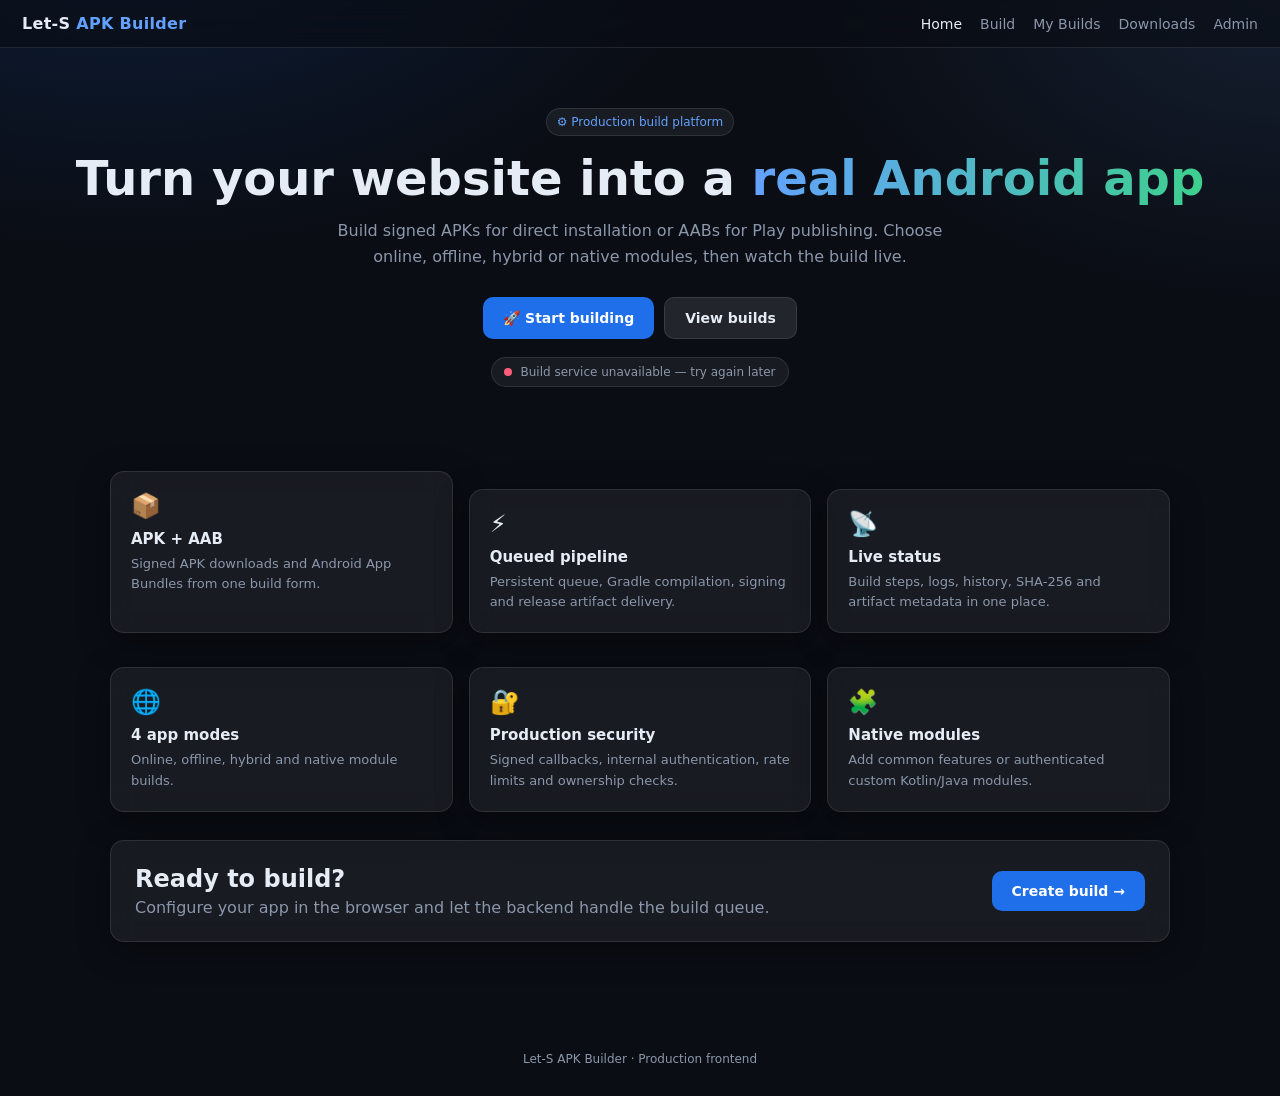
<file: index.html>
<!doctype html><html lang="en"><head><meta charset="UTF-8"><meta name="viewport" content="width=device-width,initial-scale=1"><meta name="description" content="Build signed Android APK and AAB apps"><title>Let-S APK Builder</title><link rel="stylesheet" href="assets/style.css?v=20"></head><body>
<header class="nav"><div class="brand">Let-S <span>APK Builder</span></div><nav><a href="index.html" class="active">Home</a><a href="build.html">Build</a><a href="builds.html">My Builds</a><a href="downloads.html">Downloads</a><a href="admin-login.html" id="adminNavLink">Admin</a></nav></header>
<section class="hero"><div class="eyebrow">⚙️ Production build platform</div><h1>Turn your website into a <span class="grad">real Android app</span></h1><p>Build signed APKs for direct installation or AABs for Play publishing. Choose online, offline, hybrid or native modules, then watch the build live.</p><div class="hero-actions"><a href="build.html" class="btn">🚀 Start building</a><a href="builds.html" class="btn secondary">View builds</a></div><div class="platform-status" id="platformStatus">Checking build service…</div></section>
<main class="container container-wide"><div class="features">
<div class="card feature"><div class="feature-icon">📦</div><h3>APK + AAB</h3><p>Signed APK downloads and Android App Bundles from one build form.</p></div>
<div class="card feature"><div class="feature-icon">⚡</div><h3>Queued pipeline</h3><p>Persistent queue, Gradle compilation, signing and release artifact delivery.</p></div>
<div class="card feature"><div class="feature-icon">📡</div><h3>Live status</h3><p>Build steps, logs, history, SHA-256 and artifact metadata in one place.</p></div>
<div class="card feature"><div class="feature-icon">🌐</div><h3>4 app modes</h3><p>Online, offline, hybrid and native module builds.</p></div>
<div class="card feature"><div class="feature-icon">🔐</div><h3>Production security</h3><p>Signed callbacks, internal authentication, rate limits and ownership checks.</p></div>
<div class="card feature"><div class="feature-icon">🧩</div><h3>Native modules</h3><p>Add common features or authenticated custom Kotlin/Java modules.</p></div>
</div><div class="card quick"><div><h2>Ready to build?</h2><p>Configure your app in the browser and let the backend handle the build queue.</p></div><a href="build.html" class="btn">Create build →</a></div></main>
<footer>Let-S APK Builder · Production frontend</footer>
<script src="assets/app.js?v=20"></script><script>api.platform().then(d=>document.getElementById("platformStatus").innerHTML='<span class="online-dot"></span> Build service online · contract v'+escapeHtml(d.contractVersion||"1")).catch(()=>document.getElementById("platformStatus").innerHTML='<span class="offline-dot"></span> Build service unavailable — try again later');</script>
</body></html>
</file>
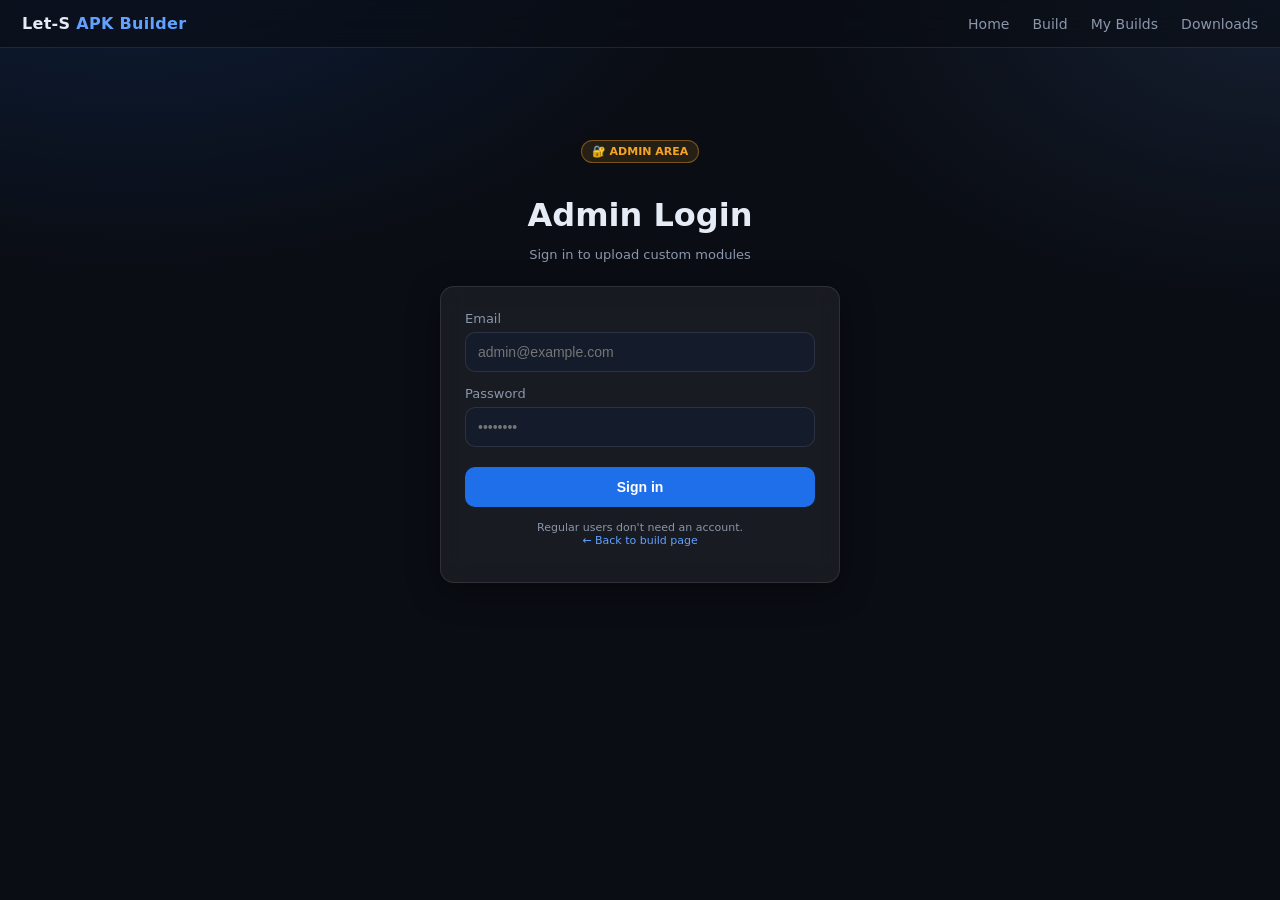
<file: admin-login.html>
<!DOCTYPE html>
<html lang="en">
<head>
<meta charset="UTF-8" />
<meta name="viewport" content="width=device-width, initial-scale=1" />
<meta http-equiv="Cache-Control" content="no-cache, no-store, must-revalidate" />
<title>Admin Login — Let-S APK Builder</title>
<link rel="stylesheet" href="assets/style.css?v=10" />
<style>
  .login-wrap {
    max-width: 400px;
    margin: 60px auto;
  }
  .login-wrap h1 {
    text-align: center;
    margin-bottom: 8px;
  }
  .login-wrap .sub {
    text-align: center;
    color: var(--muted);
    font-size: 13px;
    margin-bottom: 24px;
  }
  .admin-badge {
    display: inline-flex;
    align-items: center;
    gap: 6px;
    padding: 4px 10px;
    background: rgba(245, 165, 36, 0.12);
    border: 1px solid rgba(245, 165, 36, 0.4);
    border-radius: 999px;
    font-size: 11px;
    color: var(--warning);
    font-weight: 700;
    margin-bottom: 12px;
  }
</style>
</head>
<body>
<header class="nav">
  <div class="brand">Let-S <span>APK Builder</span></div>
  <nav>
    <a href="index.html">Home</a>
    <a href="build.html">Build</a>
    <a href="builds.html">My Builds</a>
    <a href="downloads.html">Downloads</a>
  </nav>
</header>

<main class="container">
  <div class="login-wrap">
    <div style="text-align:center;">
      <div class="admin-badge">🔐 ADMIN AREA</div>
    </div>
    <h1>Admin Login</h1>
    <p class="sub">Sign in to upload custom modules</p>

    <form id="loginForm" class="card">
      <div>
        <label for="email">Email</label>
        <input id="email" type="email" placeholder="admin@example.com" autocomplete="username" required />
      </div>
      <div style="margin-top:14px;">
        <label for="password">Password</label>
        <input id="password" type="password" placeholder="••••••••" autocomplete="current-password" required />
      </div>

      <div id="loginError"></div>

      <button type="submit" class="btn btn-block" style="margin-top:20px;" id="loginBtn">
        Sign in
      </button>

      <p style="text-align:center;margin-top:14px;font-size:11px;color:var(--muted);">
        Regular users don't need an account.<br>
        <a href="build.html">← Back to build page</a>
      </p>
    </form>
  </div>
</main>

<script src="assets/app.js?v=10"></script>
<script>
  const form = document.getElementById("loginForm");
  const errorEl = document.getElementById("loginError");
  const btn = document.getElementById("loginBtn");

  // If already logged in, redirect — but only if the saved token is still valid.
  // (An expired token used to bounce the user straight back to build.html forever.)
  (async () => {
    const t = localStorage.getItem("admin_token");
    if (!t) return;
    try {
      const r = await fetch(`${API_BASE}/api/admin/me`, { headers: { Authorization: `Bearer ${t}` } });
      if (r.ok) { location.href = "build.html"; return; }
    } catch (_) { /* offline: fall through and show the form */ }
    localStorage.removeItem("admin_token");
    localStorage.removeItem("admin_user");
  })();

  form.addEventListener("submit", async (e) => {
    e.preventDefault();
    errorEl.innerHTML = "";
    btn.disabled = true;
    btn.textContent = "Signing in…";

    try {
      const email = document.getElementById("email").value.trim();
      const password = document.getElementById("password").value;

      const res = await fetch(`${API_BASE}/api/admin/login`, {
        method: "POST",
        headers: { "Content-Type": "application/json" },
        body: JSON.stringify({ email, password }),
      });

      const data = await res.json().catch(() => ({}));
      if (!res.ok) throw new Error(data.error || `Login failed (${res.status})`);

      // Save token + user
      localStorage.setItem("admin_token", data.token);
      localStorage.setItem("admin_user", JSON.stringify(data.user));

      location.href = "build.html";
    } catch (err) {
      errorEl.innerHTML = `<div class="error-box">${escapeHtml(err.message)}</div>`;
      btn.disabled = false;
      btn.textContent = "Sign in";
    }
  });
</script>
</body>
</html>
</file>
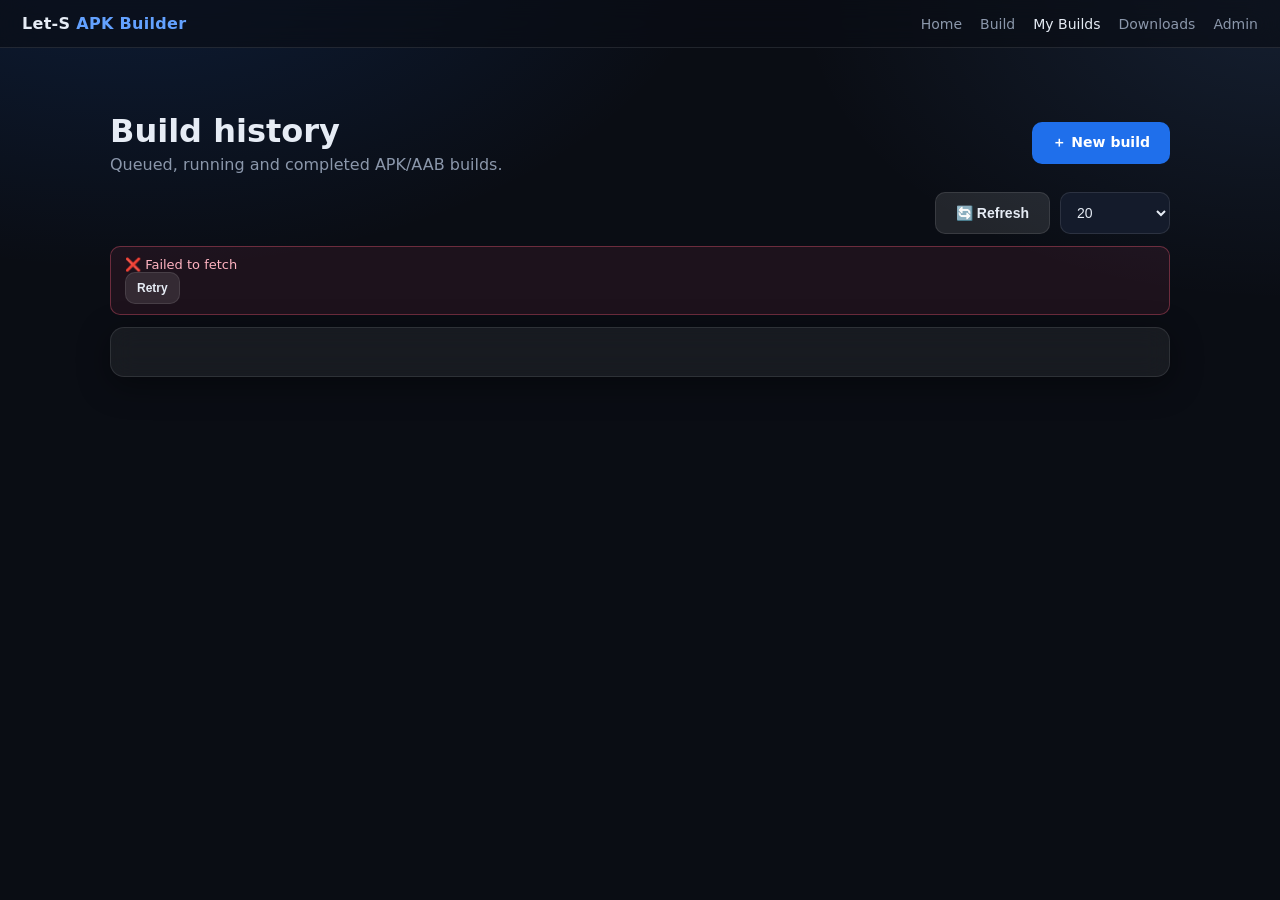
<file: builds.html>
<!doctype html><html lang="en"><head><meta charset="UTF-8"><meta name="viewport" content="width=device-width,initial-scale=1"><title>My Builds — Let-S APK Builder</title><link rel="stylesheet" href="assets/style.css?v=20"></head><body>
<header class="nav"><div class="brand">Let-S <span>APK Builder</span></div><nav><a href="index.html">Home</a><a href="build.html">Build</a><a href="builds.html" class="active">My Builds</a><a href="downloads.html">Downloads</a><a href="admin-login.html" id="adminNavLink">Admin</a></nav></header>
<main class="container container-wide"><div class="page-head"><div><h1>Build history</h1><p>Queued, running and completed APK/AAB builds.</p></div><a class="btn" href="build.html">＋ New build</a></div>
<div class="toolbar"><button class="btn secondary" id="refresh">🔄 Refresh</button><select id="limit"><option>20</option><option>50</option><option>100</option></select></div><div id="message"></div><div class="card" id="list"><div class="empty-state">Loading builds…</div></div></main>
<script src="assets/app.js?v=20"></script><script>
const list=document.getElementById("list"),msg=document.getElementById("message"),limit=document.getElementById("limit");
function esc(x){return escapeHtml(x)} function cls(s){return["queued","building","signing","uploading","completed","failed"].includes(s)?s:"queued"}
async function load(){list.innerHTML='<div class="empty-state">Loading builds…</div>';msg.innerHTML="";
try{const bs=await api.listBuilds(limit.value);if(!bs.length){list.innerHTML='<div class="empty-state">No builds yet.<br><br><a class="btn" href="build.html">Create your first build →</a></div>';return}
list.innerHTML=bs.map(b=>{const c=b.config||{},t=artifactLabel(b.artifactType||c.buildFormat),a=c.appName||"Untitled app";return`<div class="build-row"><div class="build-main"><div class="build-title">${esc(a)} <span class="type-badge">${t}</span></div><div class="build-sub">${esc(t)} · ${esc(c.packageName||"")} · ${esc(formatDate(b.createdAt))}</div><div class="build-id">${esc(b.id)}</div></div><div class="build-side"><span class="pill ${cls(b.status)}">${esc(b.status)}</span>${b.durationMs?`<span class="build-duration">${esc(formatDuration(b.durationMs))}</span>`:""}<a class="btn ${b.status==="completed"?"":"secondary"} small" href="status.html?buildId=${encodeURIComponent(b.id)}">${b.status==="completed"?"View / Download":"View status"}</a></div></div>`}).join("")}
catch(e){msg.innerHTML=`<div class="error-box">❌ ${esc(e.message)}<br><button class="btn secondary small" onclick="load()">Retry</button></div>`;list.innerHTML=""}}
document.getElementById("refresh").onclick=load;limit.onchange=load;load();
</script></body></html>
</file>
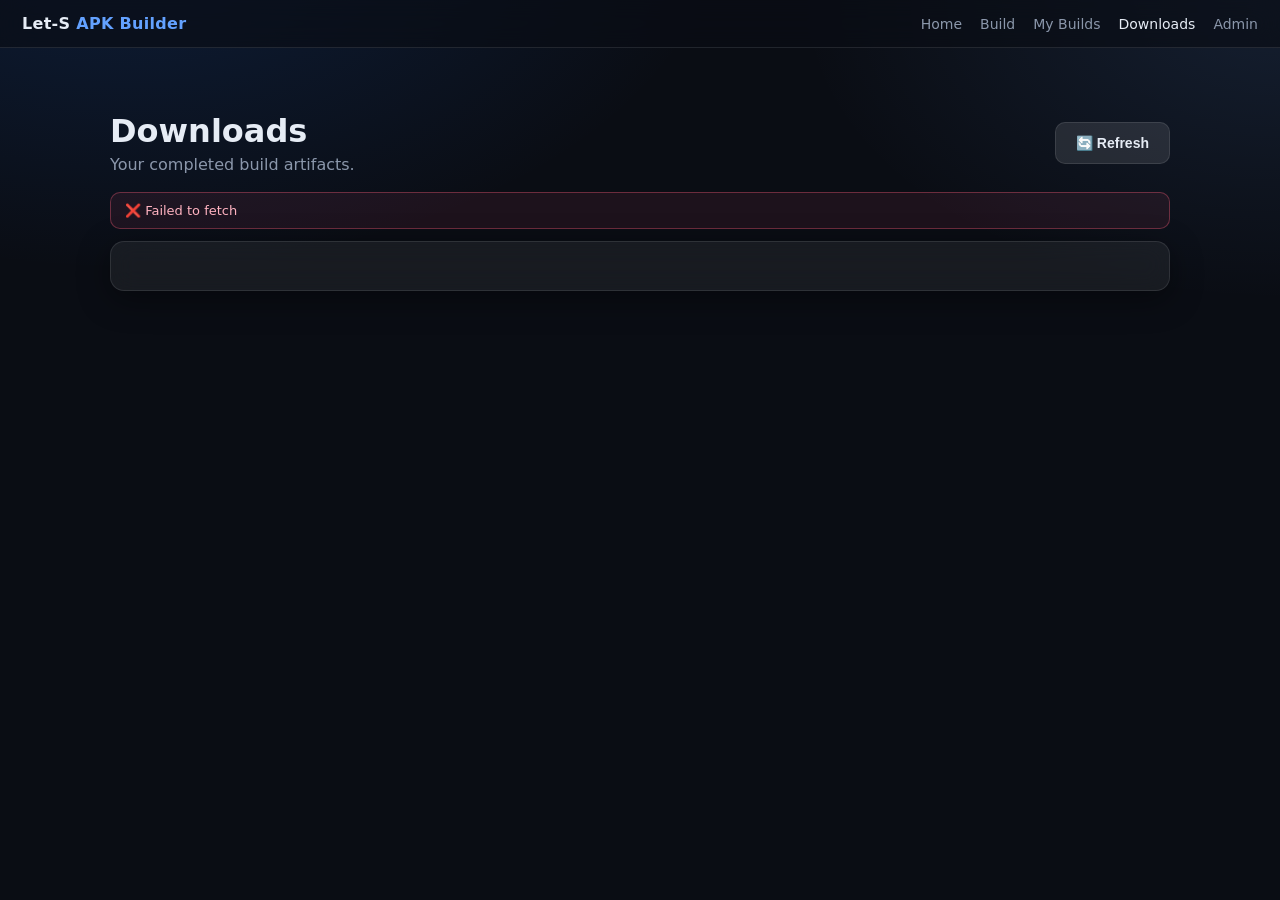
<file: downloads.html>
<!doctype html><html lang="en"><head><meta charset="UTF-8"><meta name="viewport" content="width=device-width,initial-scale=1"><title>Downloads — Let-S APK Builder</title><link rel="stylesheet" href="assets/style.css?v=20"></head><body>
<header class="nav"><div class="brand">Let-S <span>APK Builder</span></div><nav><a href="index.html">Home</a><a href="build.html">Build</a><a href="builds.html">My Builds</a><a href="downloads.html" class="active">Downloads</a><a href="admin-login.html" id="adminNavLink">Admin</a></nav></header>
<main class="container container-wide"><div class="page-head"><div><h1>Downloads</h1><p>Your completed build artifacts.</p></div><button class="btn secondary" id="refresh">🔄 Refresh</button></div><div id="message"></div><div class="card" id="list"><div class="empty-state">Loading…</div></div></main>
<script src="assets/app.js?v=20"></script><script>
const list=document.getElementById("list"),msg=document.getElementById("message");
function esc(x){return escapeHtml(x)}
async function load(){list.innerHTML='<div class="empty-state">Loading…</div>';msg.innerHTML="";try{const bs=await api.listBuilds(100),done=bs.filter(b=>b.status==="completed"&&(b.artifactUrl||b.apkUrl));
if(!done.length){list.innerHTML='<div class="empty-state">No completed artifacts yet.<br><br><a class="btn" href="build.html">Create a build →</a></div>';return}
list.innerHTML=done.map(b=>{const c=b.config||{},t=artifactLabel(b.artifactType||c.buildFormat);return`<div class="download-row"><div><div class="build-title">${esc(c.appName||"Untitled")} <span class="type-badge">${t}</span></div><div class="build-sub">${esc(c.packageName||"")} · v${esc(c.versionName||"")} · ${esc(formatDate(b.completedAt||b.createdAt))}</div><div class="build-sub">${esc(b.artifactFileName||"")} · ${esc(formatBytes(b.artifactSizeBytes))}</div></div><div class="download-actions"><a class="btn success-btn" href="${esc(api.downloadUrl(b.id))}">⬇ Download ${t}</a><button class="btn ghost small" data-url="${esc(b.artifactUrl||b.apkUrl||"")}>Copy URL</button></div></div>`}).join("");
list.querySelectorAll("[data-url]").forEach(btn=>btn.onclick=async()=>{try{await navigator.clipboard.writeText(btn.dataset.url);msg.innerHTML='<div class="success-box">✓ Release URL copied.</div>'}catch{msg.innerHTML='<div class="error-box">Could not copy URL.</div>'}});
}catch(e){msg.innerHTML=`<div class="error-box">❌ ${esc(e.message)}</div>`;list.innerHTML=""}}
document.getElementById("refresh").onclick=load;load();
</script></body></html>
</file>
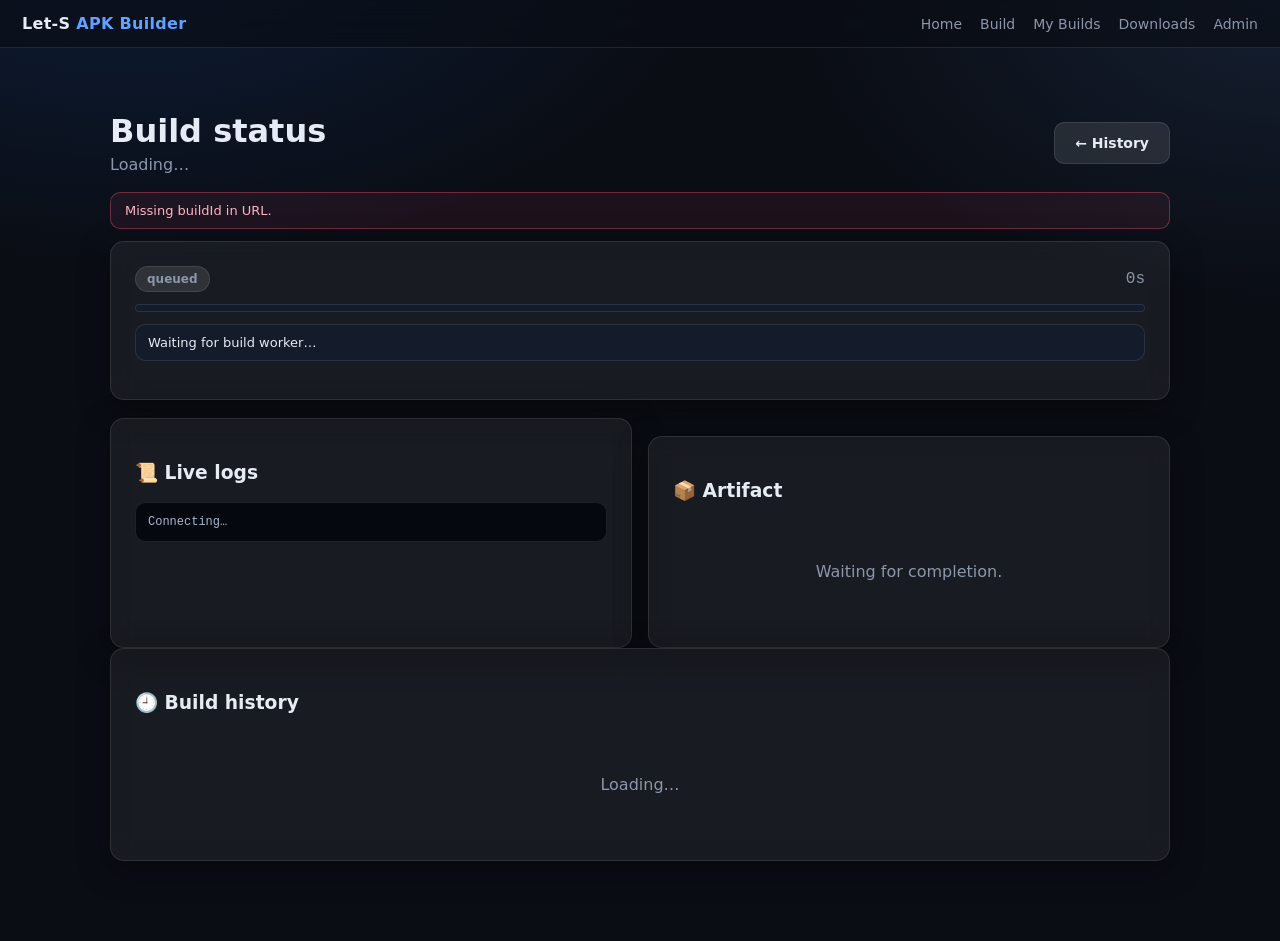
<file: status.html>
<!doctype html><html lang="en"><head><meta charset="UTF-8"><meta name="viewport" content="width=device-width,initial-scale=1"><meta name="description" content="Live build status"><title>Build Status — Let-S APK Builder</title><link rel="stylesheet" href="assets/style.css?v=20"></head><body>
<header class="nav"><div class="brand">Let-S <span>APK Builder</span></div><nav><a href="index.html">Home</a><a href="build.html">Build</a><a href="builds.html">My Builds</a><a href="downloads.html">Downloads</a><a href="admin-login.html" id="adminNavLink">Admin</a></nav></header>
<main class="container container-wide"><div class="page-head"><div><h1>Build status</h1><p id="buildIdLabel">Loading…</p></div><a class="btn secondary" href="builds.html">← History</a></div>
<div id="message"></div><div class="card status-card"><div class="status-top"><span id="statusPill" class="pill queued">queued</span><span id="timer" class="timer">0s</span></div><div class="progress"><div id="progressBar"></div></div><div class="current-step" id="currentStep">Waiting for build worker…</div><div class="step-list" id="stepList"></div></div>
<div class="grid-2"><div class="card"><h3>📜 Live logs</h3><pre id="logBox" class="log-box">Connecting…</pre></div><div class="card"><h3>📦 Artifact</h3><div id="artifactBox"><div class="empty-state">Waiting for completion.</div></div></div></div>
<div class="card"><h3>🕘 Build history</h3><div id="historyBox"><div class="empty-state">Loading…</div></div></div></main>
<script src="assets/app.js?v=20"></script><script>
const id=qs("buildId"),els={id:document.getElementById("buildIdLabel"),pill:document.getElementById("statusPill"),timer:document.getElementById("timer"),bar:document.getElementById("progressBar"),step:document.getElementById("currentStep"),steps:document.getElementById("stepList"),logs:document.getElementById("logBox"),artifact:document.getElementById("artifactBox"),history:document.getElementById("historyBox"),msg:document.getElementById("message")};
const names=["Queued","Project generation","Gradle build","Signing","Uploading artifact","Completed"],pct={queued:5,building:45,signing:72,uploading:90,completed:100,failed:100};
let started=null,ended=null,timerId=null,pollId=null,source=null,last=null,artifacts=[];
const esc=x=>escapeHtml(x), cls=s=>["queued","building","signing","uploading","completed","failed"].includes(s)?s:"queued";
function renderSteps(index,status){const n=status==="completed"?names.length:Math.max(0,Math.min(names.length-1,Number(index)||0));els.steps.innerHTML=names.map((x,i)=>{const c=i<n?"done":(status==="failed"&&i===n?"failed":i===n?"active":"pending");return`<div class="step ${c}"><span>${c==="done"?"✓":c==="failed"?"✕":i+1}</span><b>${esc(x)}</b></div>`}).join("")}
function tick(){if(started)els.timer.textContent=formatDuration((ended||new Date())-started)}
function renderArtifact(b){const type=artifactLabel(b.artifactType||b.config?.buildFormat),url=b.artifactUrl||b.apkUrl,a=artifacts[0]||{};if(b.status!=="completed"||!url){els.artifact.innerHTML='<div class="empty-state">Artifact will appear when the build completes.</div>';return}els.artifact.innerHTML=`<div class="artifact-card"><div class="artifact-icon">${type==="AAB"?"🚀":"📦"}</div><div class="artifact-info"><strong>${esc(b.artifactFileName||a.fileName||type)}</strong><span>${type} · ${esc(formatBytes(b.artifactSizeBytes||a.sizeBytes))}</span><span class="hash">SHA-256: ${esc(b.artifactSha256||a.sha256||"—")}</span></div><a class="btn success-btn" href="${esc(api.downloadUrl(b.id))}">⬇ Download ${type}</a></div><p class="direct-link"><a href="${esc(url)}" target="_blank" rel="noopener">Open release URL</a></p>`}
function render(b){last=b;els.id.textContent="Build ID: "+b.id;els.pill.className="pill "+cls(b.status);els.pill.textContent=b.status;els.bar.style.width=(pct[b.status]??10)+"%";els.step.textContent=b.currentStep||"Waiting for worker…";els.logs.textContent=(b.logs||[]).join("\n")||"No logs yet.";if(b.createdAt&&!started){started=new Date(b.createdAt);timerId=setInterval(tick,1000)}if(b.completedAt){ended=new Date(b.completedAt);tick()}renderSteps(b.stepIndex,b.status);renderArtifact(b);els.msg.innerHTML=b.status==="failed"?`<div class="error-box">❌ Build failed: ${esc(b.error||"Unknown error")}</div>`:b.status==="completed"?'<div class="success-box">✅ Build completed successfully.</div>':'<div class="info-box">● Live updates enabled</div>'}
async function extra(){try{artifacts=await api.getBuildArtifacts(id);renderArtifact(last||{})}catch{}try{const h=await api.getBuildHistory(id);els.history.innerHTML=h.length?h.slice().reverse().map(x=>`<div class="history-row"><span class="history-dot"></span><div><b>${esc(x.message||x.type||"Event")}</b><small>${esc(x.status||"")} · ${esc(formatDate(x.at))}</small></div></div>`).join(""):'<div class="empty-state">No history.</div>'}catch(e){els.history.innerHTML=`<div class="empty-state">${esc(e.message)}</div>`}}
async function poll(){try{const b=await api.getBuild(id);render(b);await extra();if(b.status==="completed"||b.status==="failed"){cleanup();return}}catch(e){els.msg.innerHTML=`<div class="error-box">⚠ ${esc(e.message)} — retrying…</div>`}pollId=setTimeout(poll,5000)}
function onEvent(e){try{const d=JSON.parse(e.data||"{}");if(d.status||d.logLine||d.currentStep)api.getBuild(id).then(b=>{render(b);extra()}).catch(()=>{})}catch{}}
function start(){if(!window.EventSource){poll();return}source=new EventSource(api.streamUrl(id));source.onmessage=onEvent;source.addEventListener("build",onEvent);source.onerror=()=>{if(source){source.close();source=null}if(!pollId)pollId=setTimeout(poll,3000)}}
function cleanup(){if(source){source.close();source=null}if(pollId){clearTimeout(pollId);pollId=null}if(timerId){clearInterval(timerId);timerId=null}}
if(!id)els.msg.innerHTML='<div class="error-box">Missing buildId in URL.</div>';else{poll();start()}window.addEventListener("beforeunload",cleanup);
</script></body></html>
</file>
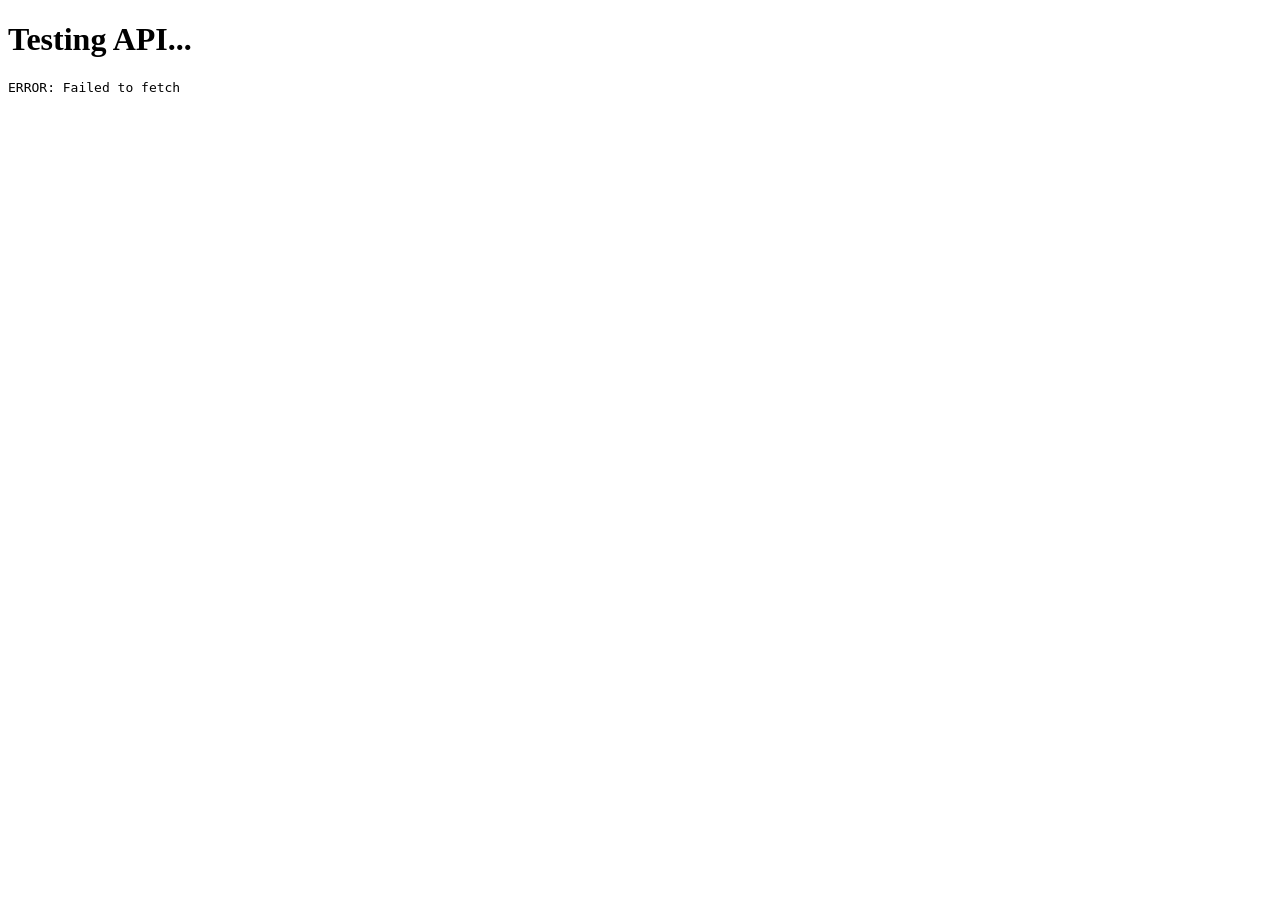
<file: test.html>
<!DOCTYPE html>
<html>
<head><title>Test</title></head>
<body>
<h1>Testing API...</h1>
<pre id="out">Loading...</pre>
<script>
fetch("https://lets-apk-builder-backend.onrender.com/api/build/5c025afb-fc13-4e37-8799-9621772ac2b8")
  .then(r => r.json())
  .then(d => {
    document.getElementById("out").textContent = JSON.stringify(d, null, 2);
    if (d.status === "completed" && d.apkUrl) {
      const a = document.createElement("a");
      a.href = "https://lets-apk-builder-backend.onrender.com/api/download/" + d.id;
      a.textContent = "⬇ DOWNLOAD APK";
      a.style.cssText = "font-size:24px;color:green;display:block;margin:20px";
      document.body.appendChild(a);
    }
  })
  .catch(e => document.getElementById("out").textContent = "ERROR: " + e.message);
</script>
</body>
</html>
</file>
<file: assets/style.css>
/* Let-S APK Builder — dark glassmorphism theme */
:root {
  --bg-0: #0a0d14;
  --bg-1: #0f1420;
  --bg-2: #141b2b;
  --glass: rgba(255, 255, 255, 0.06);
  --glass-strong: rgba(255, 255, 255, 0.1);
  --border: rgba(255, 255, 255, 0.1);
  --text: #e6ecf5;
  --muted: #8b97ab;
  --accent: #1f6feb;
  --accent-2: #63a1ff;
  --success: #3ecf8e;
  --danger: #ff5c7a;
  --warning: #f5a524;
  --radius: 14px;
  --shadow: 0 8px 32px rgba(0, 0, 0, 0.4);
  font-family: 'Inter', system-ui, -apple-system, Segoe UI, Roboto, sans-serif;
}
* { box-sizing: border-box; }
html, body { margin: 0; padding: 0; background: var(--bg-0); color: var(--text); min-height: 100vh; }
body {
  background:
    radial-gradient(1000px 600px at 10% -10%, rgba(31,111,235,0.18), transparent 60%),
    radial-gradient(800px 500px at 100% 0%, rgba(99,161,255,0.12), transparent 60%),
    var(--bg-0);
}
a { color: var(--accent-2); text-decoration: none; }
a:hover { text-decoration: underline; }

.container { max-width: 900px; margin: 0 auto; padding: 32px 20px 80px; }
.container-wide { max-width: 1100px; }

header.nav {
  position: sticky; top: 0; z-index: 10;
  display: flex; align-items: center; justify-content: space-between;
  padding: 14px 22px;
  backdrop-filter: blur(14px);
  background: rgba(10, 13, 20, 0.65);
  border-bottom: 1px solid var(--border);
}
header.nav .brand { font-weight: 700; letter-spacing: .3px; }
header.nav .brand span { color: var(--accent-2); }
header.nav nav a { margin-left: 18px; color: var(--muted); font-size: 14px; }
header.nav nav a.active, header.nav nav a:hover { color: var(--text); }

.hero { text-align: center; padding: 60px 20px 20px; }
.hero h1 { font-size: clamp(28px, 5vw, 48px); margin: 0 0 12px; }
.hero h1 .grad {
  background: linear-gradient(90deg, #63a1ff, #3ecf8e);
  -webkit-background-clip: text; background-clip: text; color: transparent;
}
.hero p { color: var(--muted); max-width: 620px; margin: 0 auto 28px; line-height: 1.6; }

.card {
  background: var(--glass);
  border: 1px solid var(--border);
  border-radius: var(--radius);
  padding: 24px;
  box-shadow: var(--shadow);
  backdrop-filter: blur(12px);
}
.card + .card { margin-top: 18px; }

label { display: block; font-size: 13px; color: var(--muted); margin-bottom: 6px; font-weight: 500; }
input[type="text"], input[type="url"], input[type="number"], input[type="email"], input[type="password"], select, textarea {
  width: 100%; padding: 11px 12px;
  background: var(--bg-2); color: var(--text);
  border: 1px solid var(--border); border-radius: 10px;
  font-size: 14px; outline: none; transition: border-color .15s, box-shadow .15s;
}
input:focus, select:focus, textarea:focus { border-color: var(--accent); box-shadow: 0 0 0 3px rgba(31,111,235,0.2); }
input[type="color"] {
  width: 60px; height: 40px; padding: 0; border: 1px solid var(--border);
  border-radius: 10px; background: var(--bg-2); cursor: pointer;
}
input[type="file"] { padding: 10px; background: var(--bg-2); border-radius: 10px; border: 1px dashed var(--border); width: 100%; color: var(--muted); }
input[type="radio"], input[type="checkbox"] { accent-color: var(--accent); }

.grid-2 { display: grid; grid-template-columns: 1fr 1fr; gap: 16px; }
@media (max-width: 640px) { .grid-2 { grid-template-columns: 1fr; } }

.btn {
  display: inline-flex; align-items: center; justify-content: center; gap: 8px;
  padding: 12px 20px; border: none; border-radius: 10px;
  background: var(--accent); color: #fff; font-weight: 600; font-size: 14px;
  cursor: pointer; transition: transform .12s, background .15s, opacity .15s;
}
.btn:hover { background: var(--accent-2); }
.btn:active { transform: translateY(1px); }
.btn.secondary { background: var(--glass-strong); color: var(--text); border: 1px solid var(--border); }
.btn.ghost { background: transparent; color: var(--muted); border: 1px solid var(--border); }
.btn:disabled { opacity: .5; cursor: not-allowed; }
.btn-block { width: 100%; }

.icon-preview {
  width: 96px; height: 96px; border-radius: 20px;
  background: var(--bg-2); border: 1px solid var(--border);
  display: none; object-fit: cover; margin-top: 8px;
}

.status-bar { display: flex; align-items: center; gap: 10px; margin: 8px 0 16px; }
.pill {
  display: inline-flex; align-items: center; gap: 6px;
  padding: 5px 11px; border-radius: 999px; font-size: 12px; font-weight: 600;
  background: var(--glass-strong); border: 1px solid var(--border);
}
.pill.queued { color: var(--muted); }
.pill.building, .pill.signing, .pill.uploading { color: var(--warning); }
.pill.completed { color: var(--success); border-color: rgba(62,207,142,0.4); }
.pill.failed { color: var(--danger); border-color: rgba(255,92,122,0.4); }

.spinner {
  width: 14px; height: 14px; border: 2px solid rgba(255,255,255,0.3);
  border-top-color: #fff; border-radius: 50%;
  animation: spin .8s linear infinite;
}
@keyframes spin { to { transform: rotate(360deg); } }

.progress {
  height: 8px; background: var(--bg-2); border-radius: 999px; overflow: hidden;
  border: 1px solid var(--border); margin: 12px 0;
}
.progress > div {
  height: 100%; background: linear-gradient(90deg, var(--accent), var(--accent-2));
  width: 0%; transition: width .4s ease;
}

.log-box {
  background: #05080f; border: 1px solid var(--border); border-radius: 10px;
  padding: 12px; font-family: ui-monospace, Menlo, monospace; font-size: 12px;
  max-height: 260px; overflow-y: auto; white-space: pre-wrap; color: #a9b7cc;
}

.build-item {
  display: flex; align-items: center; justify-content: space-between;
  padding: 14px 16px; border-bottom: 1px solid var(--border);
}
.build-item:last-child { border-bottom: none; }
.build-item .meta { display: flex; flex-direction: column; gap: 4px; }
.build-item .name { font-weight: 600; }
.build-item .sub { color: var(--muted); font-size: 12px; }

.error-box {
  background: rgba(255,92,122,0.08); border: 1px solid rgba(255,92,122,0.35);
  color: #ffb3c1; padding: 10px 14px; border-radius: 10px; font-size: 13px; margin: 12px 0;
}
.success-box {
  background: rgba(62,207,142,0.08); border: 1px solid rgba(62,207,142,0.35);
  color: #a5f0cf; padding: 10px 14px; border-radius: 10px; font-size: 13px; margin: 12px 0;
}

.features { display: grid; grid-template-columns: repeat(3, 1fr); gap: 16px; margin-top: 32px; }
@media (max-width: 720px) { .features { grid-template-columns: 1fr; } }
.feature { padding: 20px; }
.feature h3 { margin: 0 0 6px; font-size: 15px; }
.feature p { margin: 0; color: var(--muted); font-size: 13px; line-height: 1.55; }

footer { text-align: center; padding: 30px 20px; color: var(--muted); font-size: 12px; }

/* Step 13 platform UI */
.page-head{display:flex;align-items:center;justify-content:space-between;gap:16px;margin:32px 0 18px}
.page-head h1{margin:0 0 5px}.page-head p{margin:0;color:var(--muted)}
.hero .eyebrow{display:inline-flex;padding:6px 10px;border:1px solid var(--border);border-radius:999px;color:var(--accent-2);background:var(--glass);font-size:12px;margin-bottom:14px}
.hero-actions{display:flex;justify-content:center;gap:10px;flex-wrap:wrap}
.platform-status{display:inline-flex;align-items:center;gap:8px;margin-top:18px;padding:7px 12px;border:1px solid var(--border);border-radius:999px;background:var(--glass);font-size:12px;color:var(--muted)}
.online-dot,.offline-dot{width:8px;height:8px;border-radius:50%;display:inline-block}.online-dot{background:var(--success);box-shadow:0 0 10px rgba(62,207,142,.7)}.offline-dot{background:var(--danger)}
.feature-icon{font-size:24px;margin-bottom:10px}.quick{margin-top:28px;display:flex;align-items:center;justify-content:space-between;gap:20px}.quick h2{margin:0 0 5px}.quick p{margin:0;color:var(--muted)}
.toolbar{display:flex;gap:10px;justify-content:flex-end;margin:0 0 12px}.toolbar select{width:auto;min-width:110px}
.empty-state{padding:42px 20px;text-align:center;color:var(--muted)}
.build-row,.download-row{display:flex;justify-content:space-between;align-items:center;gap:18px;padding:17px 18px;border-bottom:1px solid var(--border)}.build-row:last-child,.download-row:last-child{border-bottom:0}
.build-main{min-width:0;flex:1}.build-title{font-weight:700;color:var(--text)}.build-sub,.build-id,.build-duration{font-size:12px;color:var(--muted);margin-top:5px}.build-id{font-family:ui-monospace,monospace;word-break:break-all;font-size:10px}
.build-side,.download-actions{display:flex;align-items:center;gap:8px;flex-wrap:wrap;justify-content:flex-end}
.type-badge{display:inline-flex;align-items:center;padding:2px 7px;border-radius:999px;font-size:10px;background:rgba(99,161,255,.12);border:1px solid rgba(99,161,255,.25);color:var(--accent-2);vertical-align:middle}
.btn.small{padding:8px 11px;font-size:12px}.success-btn{background:var(--success)}.success-btn:hover{background:#2fb578}
.status-card{margin-bottom:18px}.status-top{display:flex;justify-content:space-between;align-items:center}.timer{font-family:ui-monospace,monospace;color:var(--muted)}
.current-step{padding:10px 12px;border:1px solid var(--border);background:var(--bg-2);border-radius:10px;font-size:13px;margin-top:10px}
.step-list{display:grid;grid-template-columns:repeat(6,1fr);gap:7px;margin-top:14px}.step{padding:10px 5px;text-align:center;border:1px solid var(--border);border-radius:10px;color:var(--muted);font-size:11px}.step span{display:block;width:24px;height:24px;line-height:24px;margin:0 auto 5px;border-radius:50%;background:var(--bg-2)}.step.active{border-color:var(--accent);color:var(--text)}.step.active span{background:var(--accent);color:#fff}.step.done{border-color:rgba(62,207,142,.35);color:var(--success)}.step.done span{background:var(--success);color:#07130d}.step.failed{border-color:rgba(255,92,122,.35);color:var(--danger)}.step.failed span{background:var(--danger);color:#fff}
.artifact-card{display:flex;align-items:center;gap:12px;padding:13px;border:1px solid rgba(62,207,142,.25);background:rgba(62,207,142,.05);border-radius:12px}.artifact-icon{font-size:26px}.artifact-info{flex:1;min-width:0;display:flex;flex-direction:column;gap:4px}.artifact-info strong{word-break:break-all}.artifact-info span{font-size:11px;color:var(--muted)}.hash{font-family:ui-monospace,monospace;word-break:break-all}.direct-link{font-size:11px;color:var(--muted)}
.history-row{display:flex;gap:12px;padding:11px 2px;border-bottom:1px solid var(--border)}.history-row:last-child{border-bottom:0}.history-dot{width:8px;height:8px;border-radius:50%;background:var(--accent);margin-top:5px;flex:0 0 auto}.history-row b{display:block;font-size:13px}.history-row small{display:block;color:var(--muted);font-size:11px;margin-top:3px}
.info-box{background:rgba(99,161,255,.07);border:1px solid rgba(99,161,255,.2);color:var(--accent-2);padding:10px 14px;border-radius:10px;font-size:12px;margin:12px 0}
@media(max-width:720px){.page-head,.quick{align-items:stretch;flex-direction:column}.build-row,.download-row{align-items:flex-start;flex-direction:column}.build-side,.download-actions{justify-content:flex-start}.step-list{grid-template-columns:repeat(2,1fr)}.artifact-card{align-items:flex-start;flex-wrap:wrap}.toolbar{justify-content:flex-start}}
</file>
